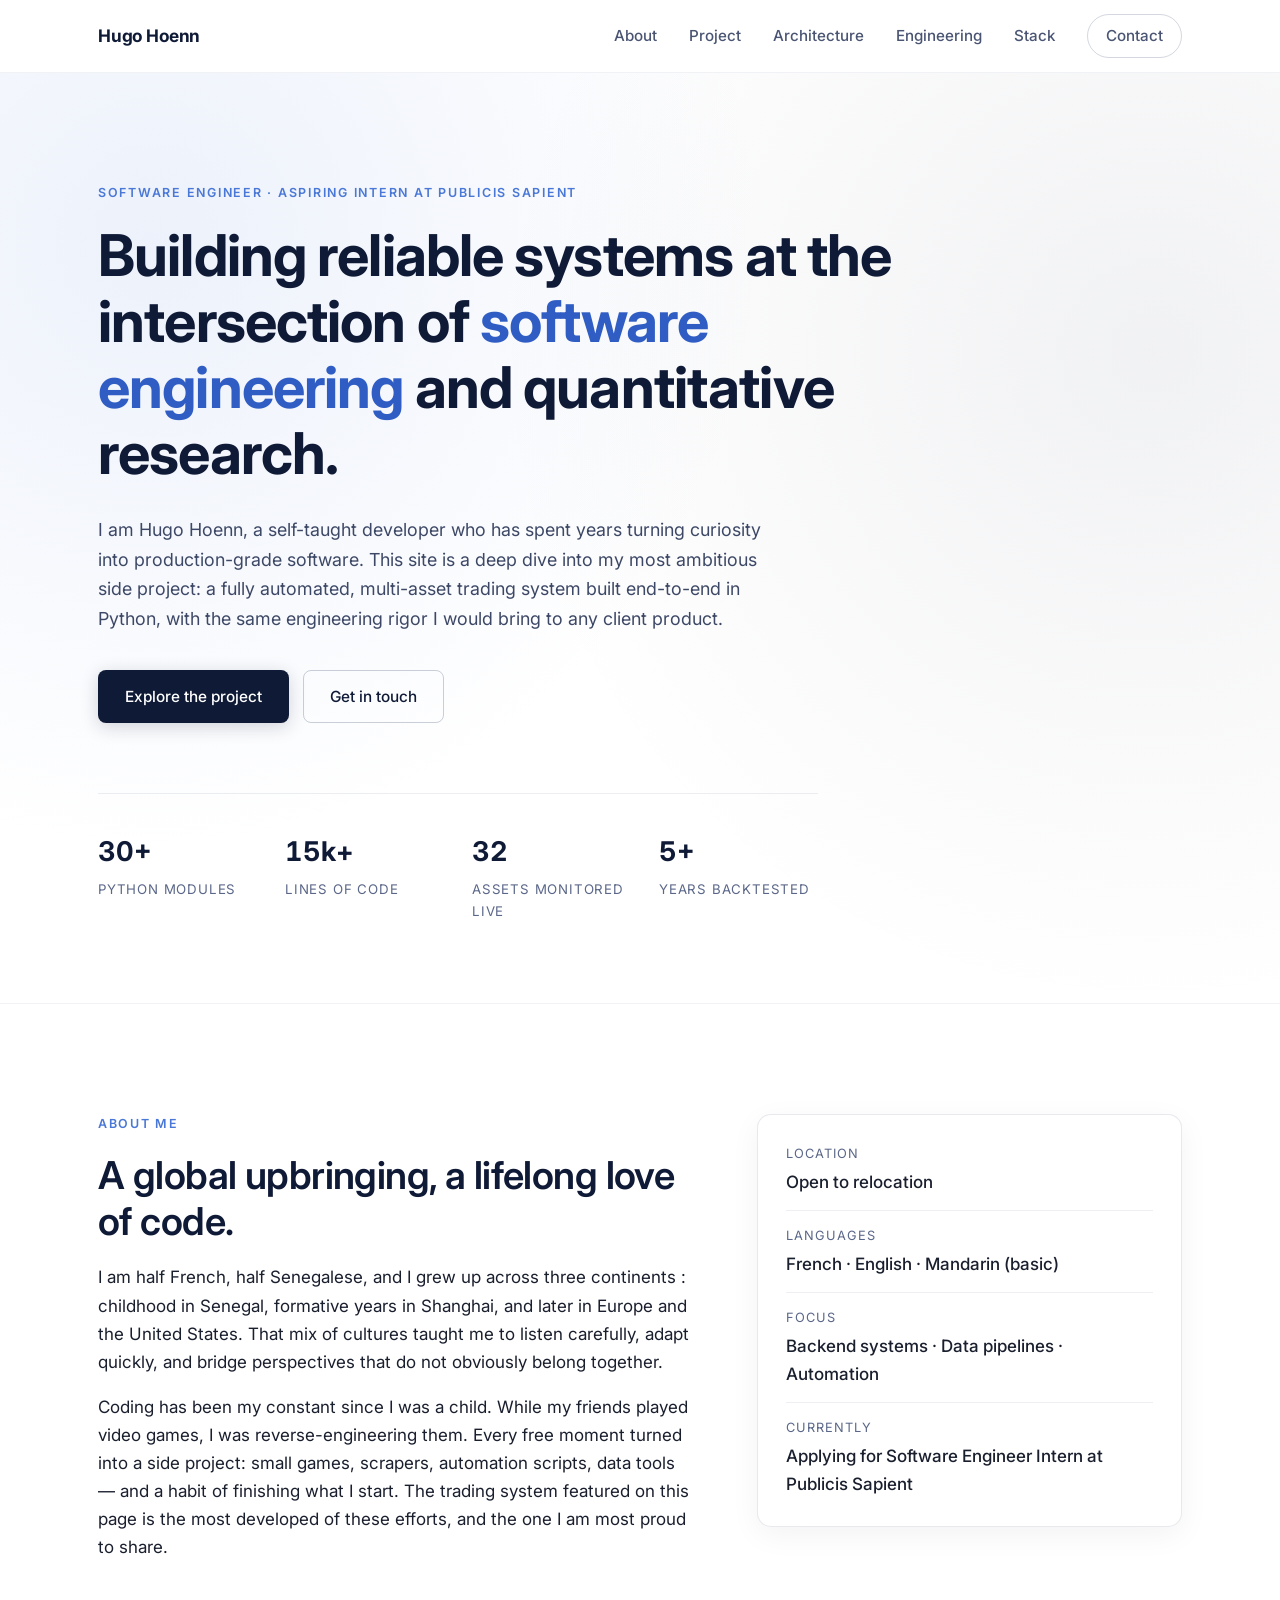
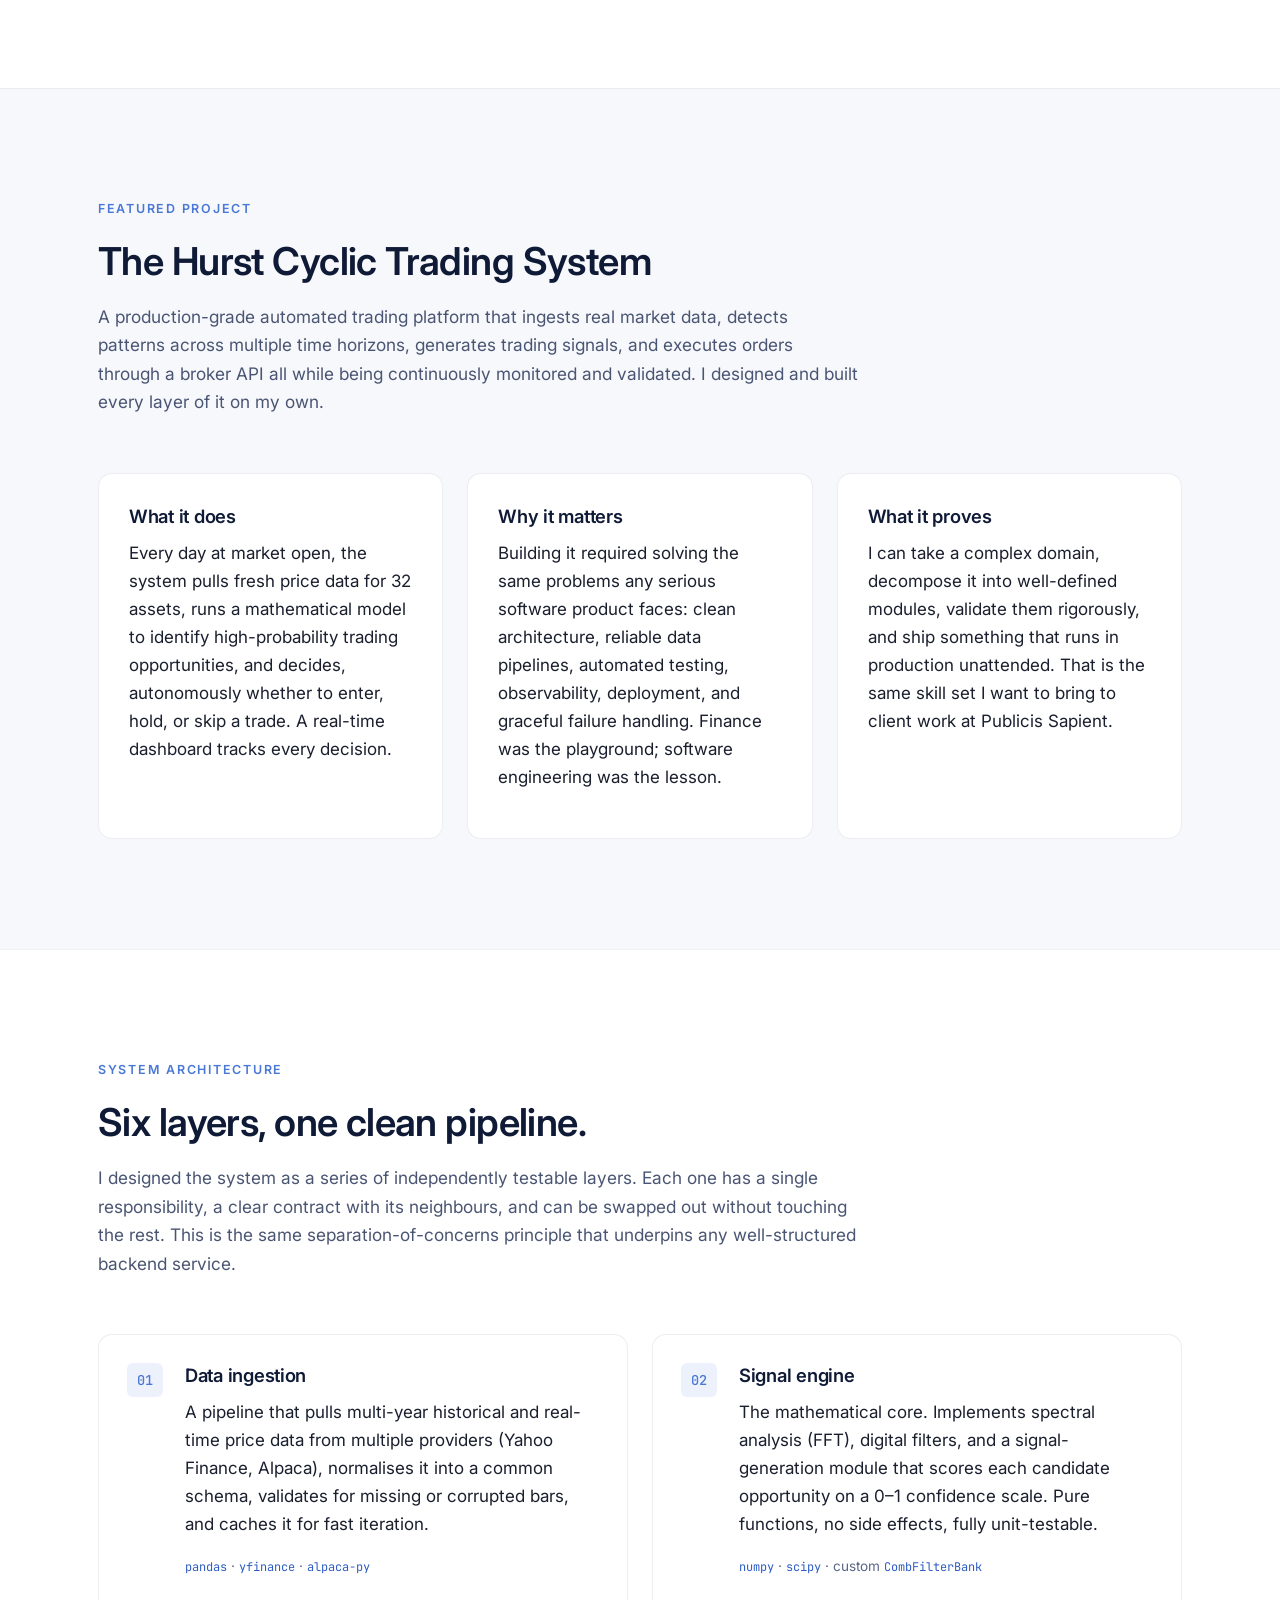
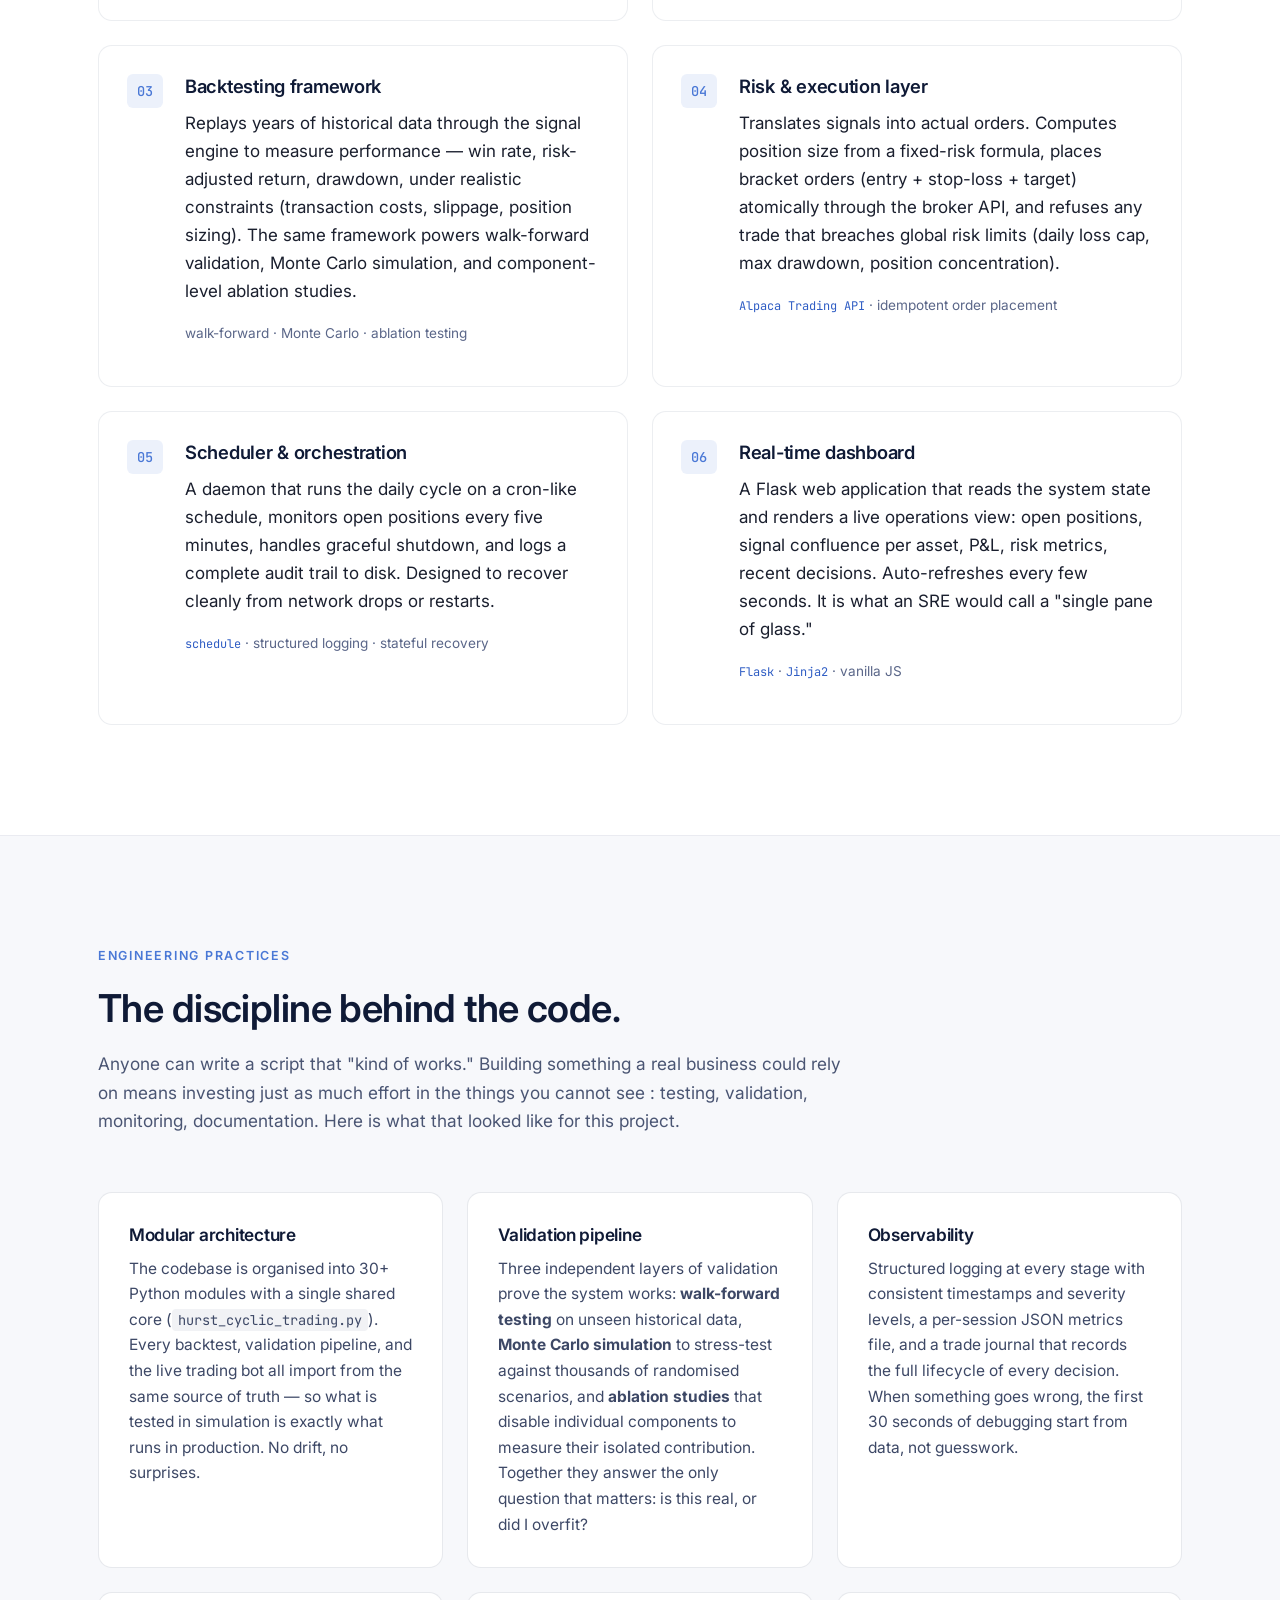
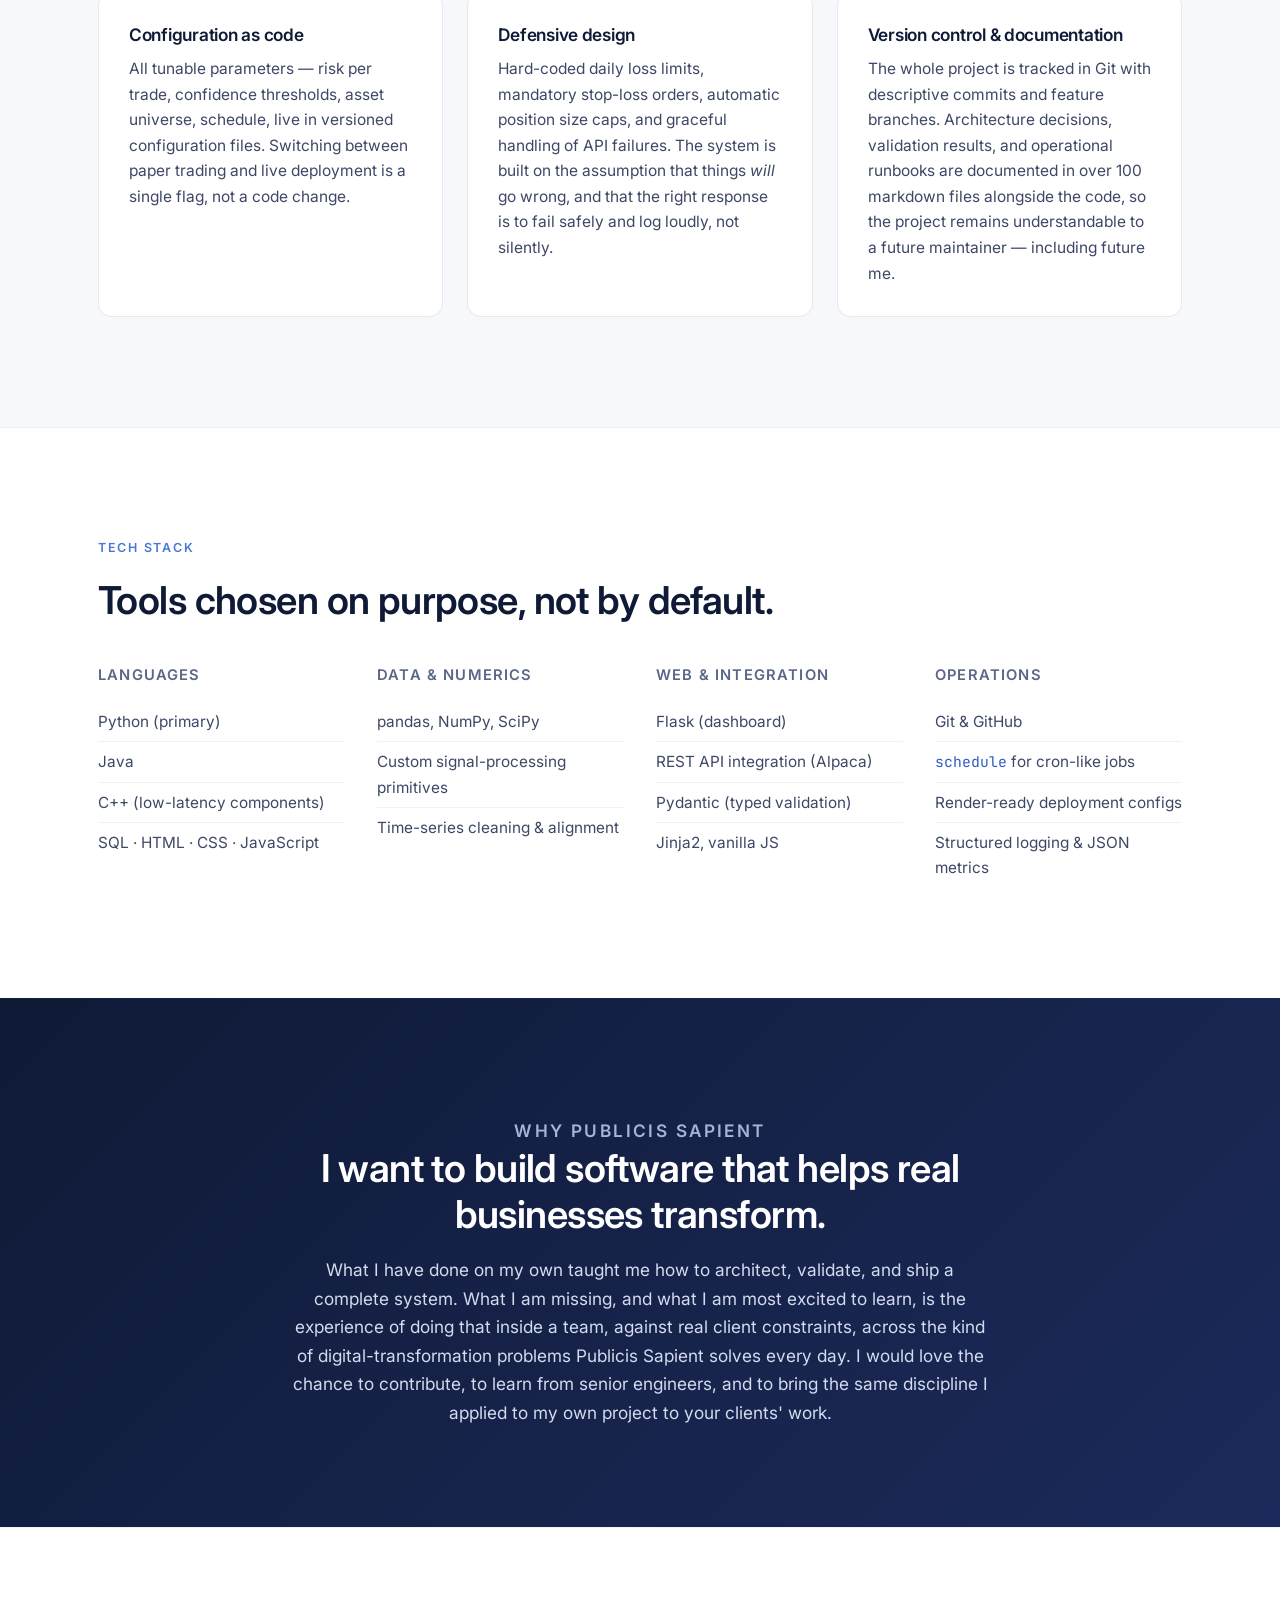
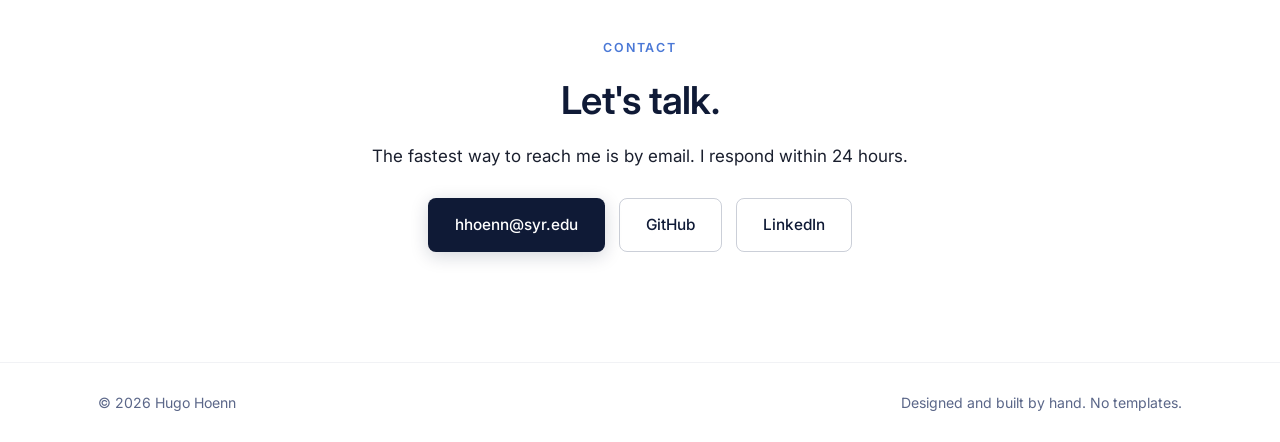
<file: index.html>
<!DOCTYPE html>
<html lang="en">
<head>
  <meta charset="UTF-8" />
  <meta name="viewport" content="width=device-width, initial-scale=1.0" />
  <meta name="description" content="Hugo Hoenn — Software engineer. Portfolio and case study of a production-grade quantitative trading system." />
  <title>Hugo Hoenn — Software Engineer</title>
  <link rel="preconnect" href="https://fonts.googleapis.com" />
  <link rel="preconnect" href="https://fonts.gstatic.com" crossorigin />
  <link href="https://fonts.googleapis.com/css2?family=Inter:wght@300;400;500;600;700&family=JetBrains+Mono:wght@400;500&display=swap" rel="stylesheet" />
  <link rel="stylesheet" href="css/styles.css" />
</head>
<body>
  <header class="site-header">
    <div class="container header-inner">
      <a href="#top" class="brand">Hugo Hoenn</a>
      <nav class="nav">
        <a href="#about">About</a>
        <a href="#project">Project</a>
        <a href="#architecture">Architecture</a>
        <a href="#engineering">Engineering</a>
        <a href="#stack">Stack</a>
        <a href="#contact" class="nav-cta">Contact</a>
      </nav>
      <button class="nav-toggle" aria-label="Open menu" aria-expanded="false">
        <span></span><span></span><span></span>
      </button>
    </div>
  </header>

  <main id="top">

    <!-- HERO -->
    <section class="hero">
      <div class="container hero-inner">
        <p class="eyebrow">Software Engineer · Aspiring Intern at Publicis Sapient</p>
        <h1>Building reliable systems at the intersection of <span class="accent">software engineering</span> and quantitative research.</h1>
        <p class="lead">
          I am Hugo Hoenn, a self-taught developer who has spent years turning curiosity into production-grade software.
          This site is a deep dive into my most ambitious side project: a fully automated, multi-asset trading system
          built end-to-end in Python, with the same engineering rigor I would bring to any client product.
        </p>
        <div class="hero-cta">
          <a href="#project" class="btn btn-primary">Explore the project</a>
          <a href="#contact" class="btn btn-ghost">Get in touch</a>
        </div>
        <ul class="hero-stats" aria-label="Project at a glance">
          <li><strong>30+</strong><span>Python modules</span></li>
          <li><strong>15k+</strong><span>lines of code</span></li>
          <li><strong>32</strong><span>assets monitored live</span></li>
          <li><strong>5+</strong><span>years backtested</span></li>
        </ul>
      </div>
    </section>

    <!-- ABOUT -->
    <section id="about" class="section">
      <div class="container grid-2">
        <div>
          <p class="section-eyebrow">About me</p>
          <h2>A global upbringing, a lifelong love of code.</h2>
          <p>
            I am half French, half Senegalese, and I grew up across three continents : childhood in Senegal, formative
            years in Shanghai, and later in Europe and the United States. That mix of cultures taught me to listen
            carefully, adapt quickly, and bridge perspectives that do not obviously belong together.
          </p>
          <p>
            Coding has been my constant since I was a child. While my friends played video games, I was reverse-engineering
            them. Every free moment turned into a side project: small games, scrapers, automation scripts, data tools —
            and a habit of finishing what I start. The trading system featured on this page is the most developed of these
            efforts, and the one I am most proud to share.
          </p>
        </div>
        <aside class="profile-card">
          <div class="profile-row"><span>Location</span><strong>Open to relocation</strong></div>
          <div class="profile-row"><span>Languages</span><strong>French · English · Mandarin (basic)</strong></div>
          <div class="profile-row"><span>Focus</span><strong>Backend systems · Data pipelines · Automation</strong></div>
          <div class="profile-row"><span>Currently</span><strong>Applying for Software Engineer Intern at Publicis Sapient</strong></div>
        </aside>
      </div>
    </section>

    <!-- PROJECT -->
    <section id="project" class="section section-alt">
      <div class="container">
        <p class="section-eyebrow">Featured project</p>
        <h2>The Hurst Cyclic Trading System</h2>
        <p class="section-lead">
          A production-grade automated trading platform that ingests real market data, detects patterns across multiple
          time horizons, generates trading signals, and executes orders through a broker API all while being
          continuously monitored and validated. I designed and built every layer of it on my own.
        </p>

        <div class="card-grid">
          <article class="card">
            <h3>What it does</h3>
            <p>
              Every day at market open, the system pulls fresh price data for 32 assets, runs a mathematical model to
              identify high-probability trading opportunities, and decides, autonomously whether to enter, hold, or
              skip a trade. A real-time dashboard tracks every decision.
            </p>
          </article>
          <article class="card">
            <h3>Why it matters</h3>
            <p>
              Building it required solving the same problems any serious software product faces: clean architecture,
              reliable data pipelines, automated testing, observability, deployment, and graceful failure handling.
              Finance was the playground; software engineering was the lesson.
            </p>
          </article>
          <article class="card">
            <h3>What it proves</h3>
            <p>
              I can take a complex domain, decompose it into well-defined modules, validate them rigorously, and ship
              something that runs in production unattended. That is the same skill set I want to bring to client work
              at Publicis Sapient.
            </p>
          </article>
        </div>
      </div>
    </section>

    <!-- ARCHITECTURE -->
    <section id="architecture" class="section">
      <div class="container">
        <p class="section-eyebrow">System architecture</p>
        <h2>Six layers, one clean pipeline.</h2>
        <p class="section-lead">
          I designed the system as a series of independently testable layers. Each one has a single responsibility,
          a clear contract with its neighbours, and can be swapped out without touching the rest. This is the same
          separation-of-concerns principle that underpins any well-structured backend service.
        </p>

        <ol class="pipeline">
          <li>
            <span class="pipeline-num">01</span>
            <div>
              <h3>Data ingestion</h3>
              <p>
                A pipeline that pulls multi-year historical and real-time price data from multiple providers
                (Yahoo Finance, Alpaca), normalises it into a common schema, validates for missing or corrupted bars,
                and caches it for fast iteration.
              </p>
              <p class="pipeline-tag"><code>pandas</code> · <code>yfinance</code> · <code>alpaca-py</code></p>
            </div>
          </li>
          <li>
            <span class="pipeline-num">02</span>
            <div>
              <h3>Signal engine</h3>
              <p>
                The mathematical core. Implements spectral analysis (FFT), digital filters, and a signal-generation
                module that scores each candidate opportunity on a 0–1 confidence scale. Pure functions, no side effects,
                fully unit-testable.
              </p>
              <p class="pipeline-tag"><code>numpy</code> · <code>scipy</code> · custom <code>CombFilterBank</code></p>
            </div>
          </li>
          <li>
            <span class="pipeline-num">03</span>
            <div>
              <h3>Backtesting framework</h3>
              <p>
                Replays years of historical data through the signal engine to measure performance — win rate, risk-adjusted
                return, drawdown, under realistic constraints (transaction costs, slippage, position sizing). The same
                framework powers walk-forward validation, Monte Carlo simulation, and component-level ablation studies.
              </p>
              <p class="pipeline-tag">walk-forward · Monte Carlo · ablation testing</p>
            </div>
          </li>
          <li>
            <span class="pipeline-num">04</span>
            <div>
              <h3>Risk &amp; execution layer</h3>
              <p>
                Translates signals into actual orders. Computes position size from a fixed-risk formula, places bracket
                orders (entry + stop-loss + target) atomically through the broker API, and refuses any trade that breaches
                global risk limits (daily loss cap, max drawdown, position concentration).
              </p>
              <p class="pipeline-tag"><code>Alpaca Trading API</code> · idempotent order placement</p>
            </div>
          </li>
          <li>
            <span class="pipeline-num">05</span>
            <div>
              <h3>Scheduler &amp; orchestration</h3>
              <p>
                A daemon that runs the daily cycle on a cron-like schedule, monitors open positions every five minutes,
                handles graceful shutdown, and logs a complete audit trail to disk. Designed to recover cleanly from network
                drops or restarts.
              </p>
              <p class="pipeline-tag"><code>schedule</code> · structured logging · stateful recovery</p>
            </div>
          </li>
          <li>
            <span class="pipeline-num">06</span>
            <div>
              <h3>Real-time dashboard</h3>
              <p>
                A Flask web application that reads the system state and renders a live operations view: open positions,
                signal confluence per asset, P&amp;L, risk metrics, recent decisions. Auto-refreshes every few seconds.
                It is what an SRE would call a "single pane of glass."
              </p>
              <p class="pipeline-tag"><code>Flask</code> · <code>Jinja2</code> · vanilla JS</p>
            </div>
          </li>
        </ol>
      </div>
    </section>

    <!-- ENGINEERING -->
    <section id="engineering" class="section section-alt">
      <div class="container">
        <p class="section-eyebrow">Engineering practices</p>
        <h2>The discipline behind the code.</h2>
        <p class="section-lead">
          Anyone can write a script that "kind of works." Building something a real business could rely on means investing
          just as much effort in the things you cannot see : testing, validation, monitoring, documentation. Here is what
          that looked like for this project.
        </p>

        <div class="practice-grid">
          <article class="practice">
            <h3>Modular architecture</h3>
            <p>
              The codebase is organised into 30+ Python modules with a single shared core (<code>hurst_cyclic_trading.py</code>).
              Every backtest, validation pipeline, and the live trading bot all import from the same source of truth — so
              what is tested in simulation is exactly what runs in production. No drift, no surprises.
            </p>
          </article>
          <article class="practice">
            <h3>Validation pipeline</h3>
            <p>
              Three independent layers of validation prove the system works: <strong>walk-forward testing</strong> on unseen
              historical data, <strong>Monte Carlo simulation</strong> to stress-test against thousands of randomised
              scenarios, and <strong>ablation studies</strong> that disable individual components to measure their isolated
              contribution. Together they answer the only question that matters: is this real, or did I overfit?
            </p>
          </article>
          <article class="practice">
            <h3>Observability</h3>
            <p>
              Structured logging at every stage with consistent timestamps and severity levels, a per-session JSON metrics
              file, and a trade journal that records the full lifecycle of every decision. When something goes wrong, the
              first 30 seconds of debugging start from data, not guesswork.
            </p>
          </article>
          <article class="practice">
            <h3>Configuration as code</h3>
            <p>
              All tunable parameters — risk per trade, confidence thresholds, asset universe, schedule, live in versioned
              configuration files. Switching between paper trading and live deployment is a single flag, not a code change.
            </p>
          </article>
          <article class="practice">
            <h3>Defensive design</h3>
            <p>
              Hard-coded daily loss limits, mandatory stop-loss orders, automatic position size caps, and graceful handling
              of API failures. The system is built on the assumption that things <em>will</em> go wrong, and that the right
              response is to fail safely and log loudly, not silently.
            </p>
          </article>
          <article class="practice">
            <h3>Version control &amp; documentation</h3>
            <p>
              The whole project is tracked in Git with descriptive commits and feature branches. Architecture decisions,
              validation results, and operational runbooks are documented in over 100 markdown files alongside the code,
              so the project remains understandable to a future maintainer — including future me.
            </p>
          </article>
        </div>
      </div>
    </section>

    <!-- STACK -->
    <section id="stack" class="section">
      <div class="container">
        <p class="section-eyebrow">Tech stack</p>
        <h2>Tools chosen on purpose, not by default.</h2>
        <div class="stack-grid">
          <div class="stack-block">
            <h4>Languages</h4>
            <ul>
              <li>Python (primary)</li>
              <li>Java</li>
              <li>C++ (low-latency components)</li>
              <li>SQL · HTML · CSS · JavaScript</li>
            </ul>
          </div>
          <div class="stack-block">
            <h4>Data &amp; numerics</h4>
            <ul>
              <li>pandas, NumPy, SciPy</li>
              <li>Custom signal-processing primitives</li>
              <li>Time-series cleaning &amp; alignment</li>
            </ul>
          </div>
          <div class="stack-block">
            <h4>Web &amp; integration</h4>
            <ul>
              <li>Flask (dashboard)</li>
              <li>REST API integration (Alpaca)</li>
              <li>Pydantic (typed validation)</li>
              <li>Jinja2, vanilla JS</li>
            </ul>
          </div>
          <div class="stack-block">
            <h4>Operations</h4>
            <ul>
              <li>Git &amp; GitHub</li>
              <li><code>schedule</code> for cron-like jobs</li>
              <li>Render-ready deployment configs</li>
              <li>Structured logging &amp; JSON metrics</li>
            </ul>
          </div>
        </div>
      </div>
    </section>

    <!-- WHY PUBLICIS SAPIENT -->
    <section class="section section-cta">
      <div class="container narrow">
        <p class="section-eyebrow">Why Publicis Sapient</p>
        <h2>I want to build software that helps real businesses transform.</h2>
        <p>
          What I have done on my own taught me how to architect, validate, and ship a complete system. What I am missing,
          and what I am most excited to learn, is the experience of doing that inside a team, against real client constraints,
          across the kind of digital-transformation problems Publicis Sapient solves every day. I would love the chance to
          contribute, to learn from senior engineers, and to bring the same discipline I applied to my own project to your
          clients' work.
        </p>
      </div>
    </section>

    <!-- CONTACT -->
    <section id="contact" class="section">
      <div class="container narrow center">
        <p class="section-eyebrow">Contact</p>
        <h2>Let's talk.</h2>
        <p>The fastest way to reach me is by email. I respond within 24 hours.</p>
        <div class="contact-actions">
          <a href="mailto:hugo@hugohoenn.com" class="btn btn-primary">hhoenn@syr.edu</a>
          <a href="#" class="btn btn-ghost" data-link="github">GitHub</a>
          <a href="#" class="btn btn-ghost" data-link="linkedin">LinkedIn</a>
        </div>
      </div>
    </section>
  </main>

  <footer class="site-footer">
    <div class="container footer-inner">
      <span>&copy; <span id="year"></span> Hugo Hoenn</span>
      <span class="footer-meta">Designed and built by hand. No templates.</span>
    </div>
  </footer>

  <script src="js/main.js"></script>
</body>
</html>
</file>
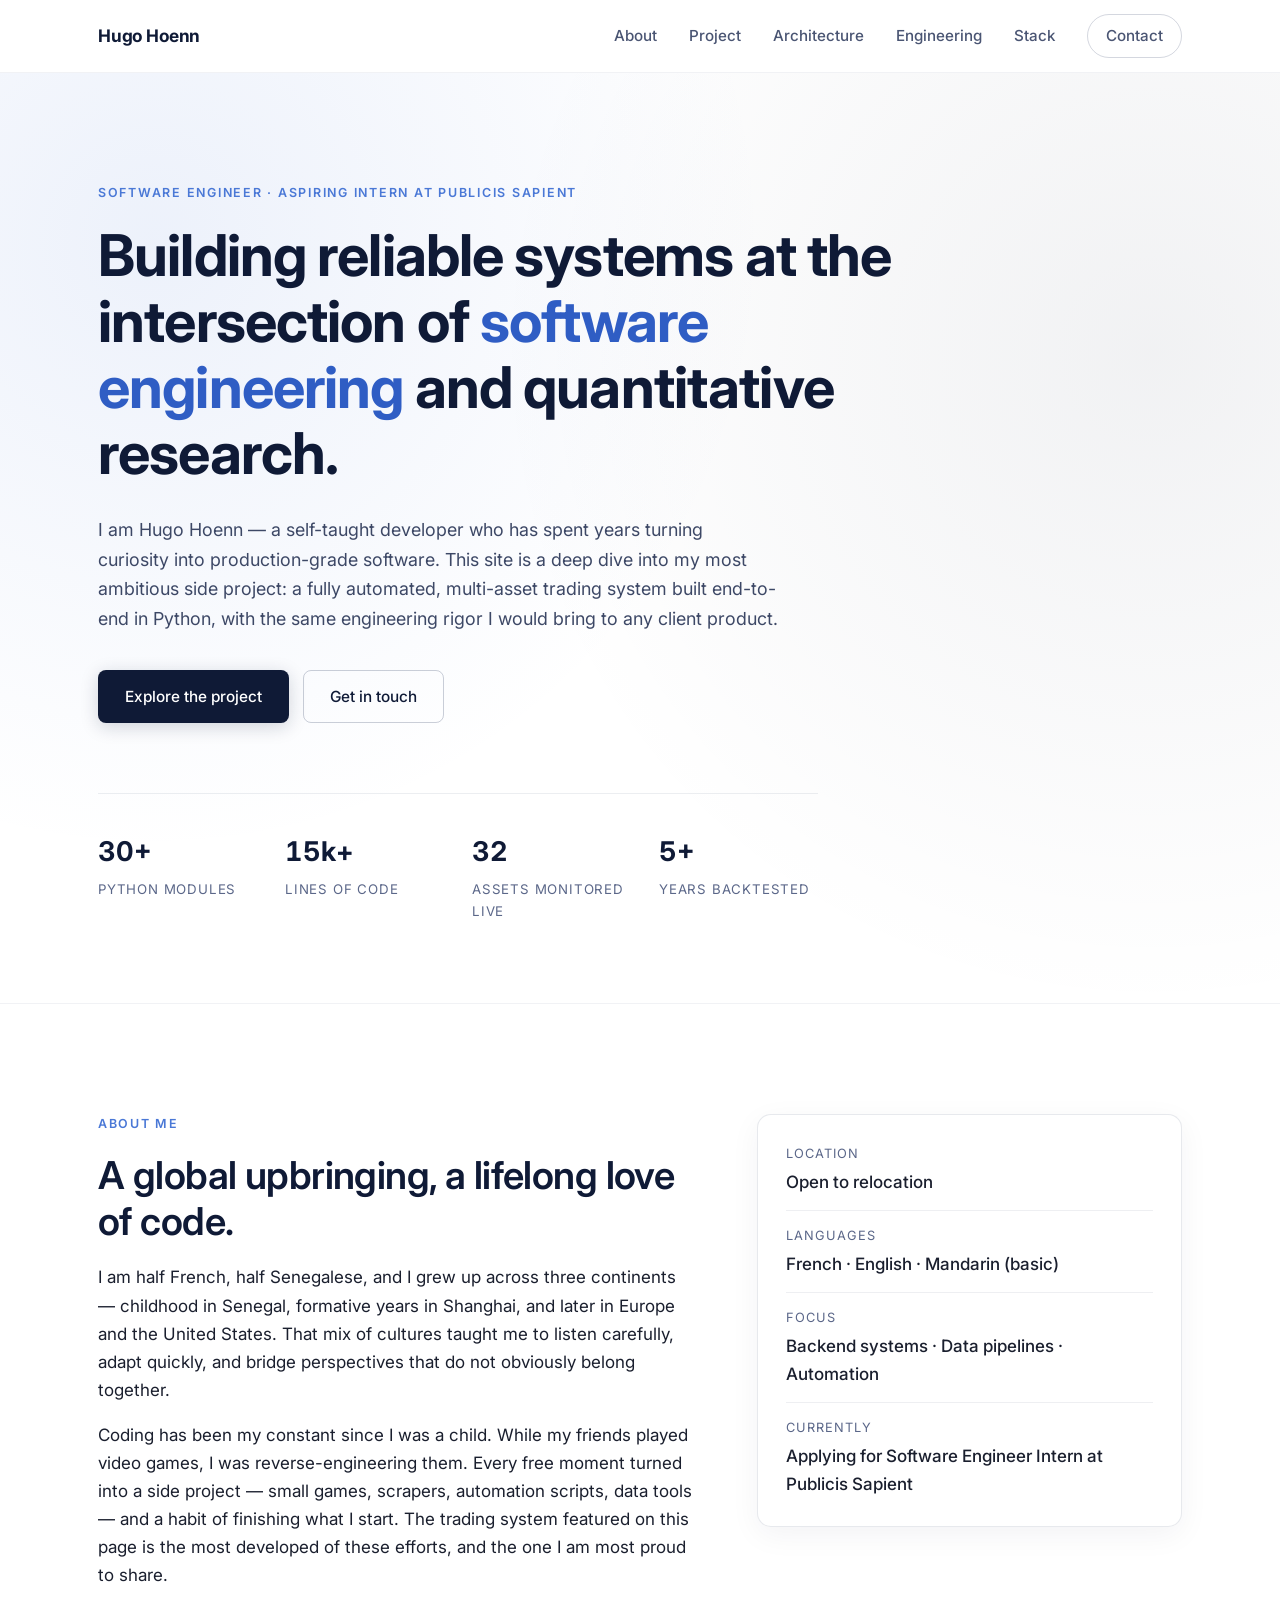
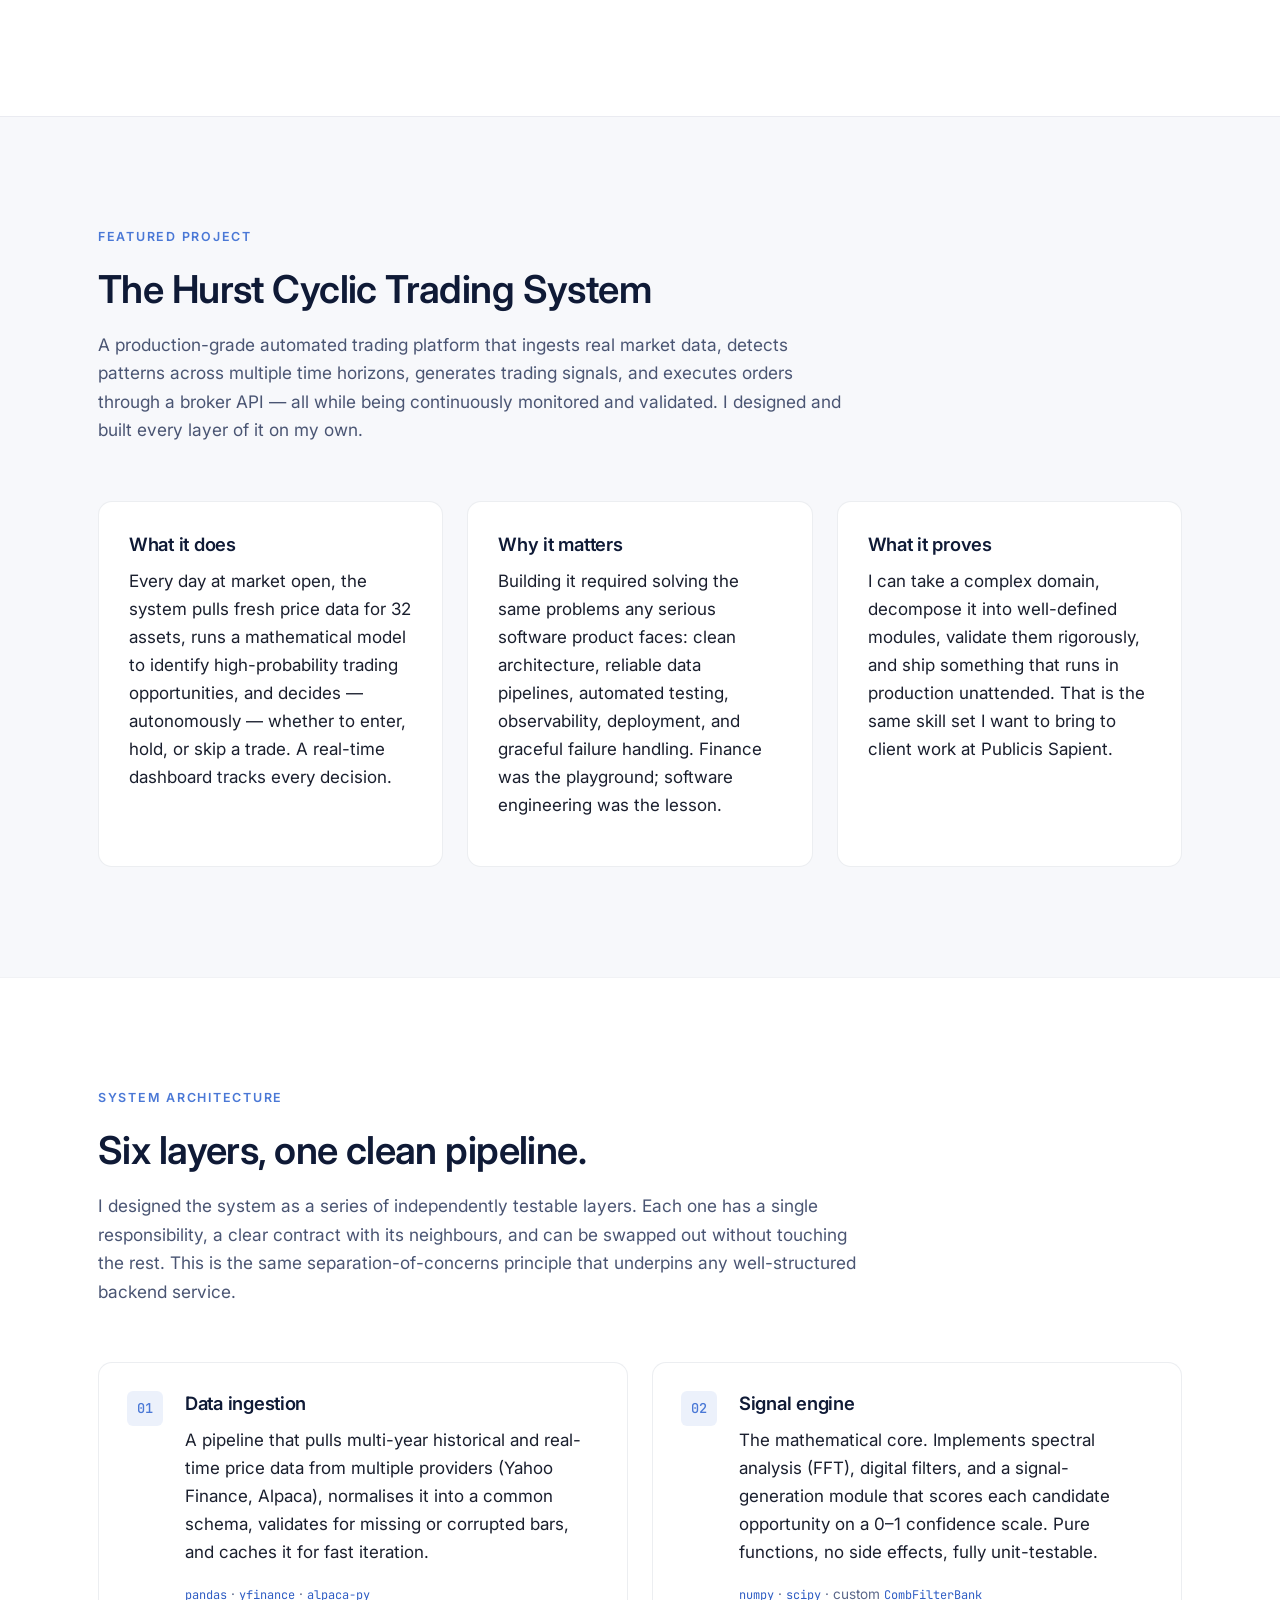
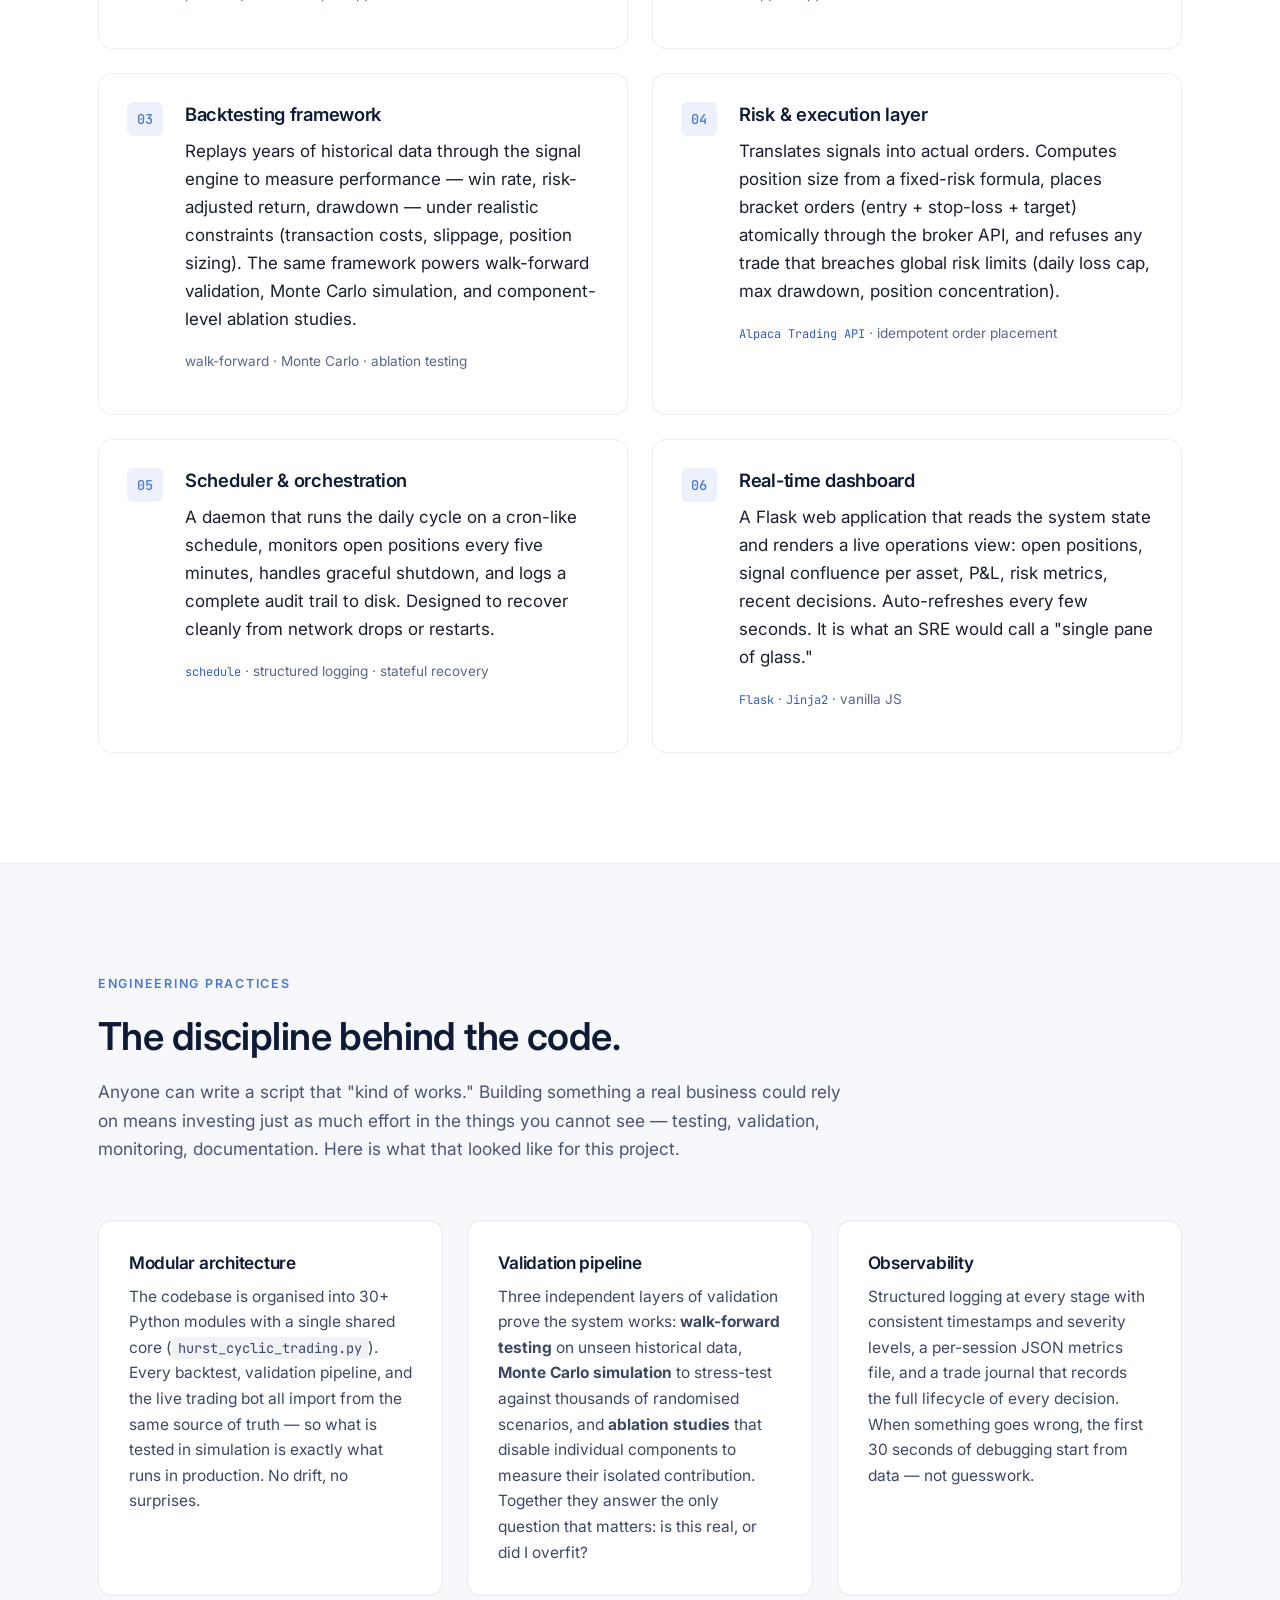
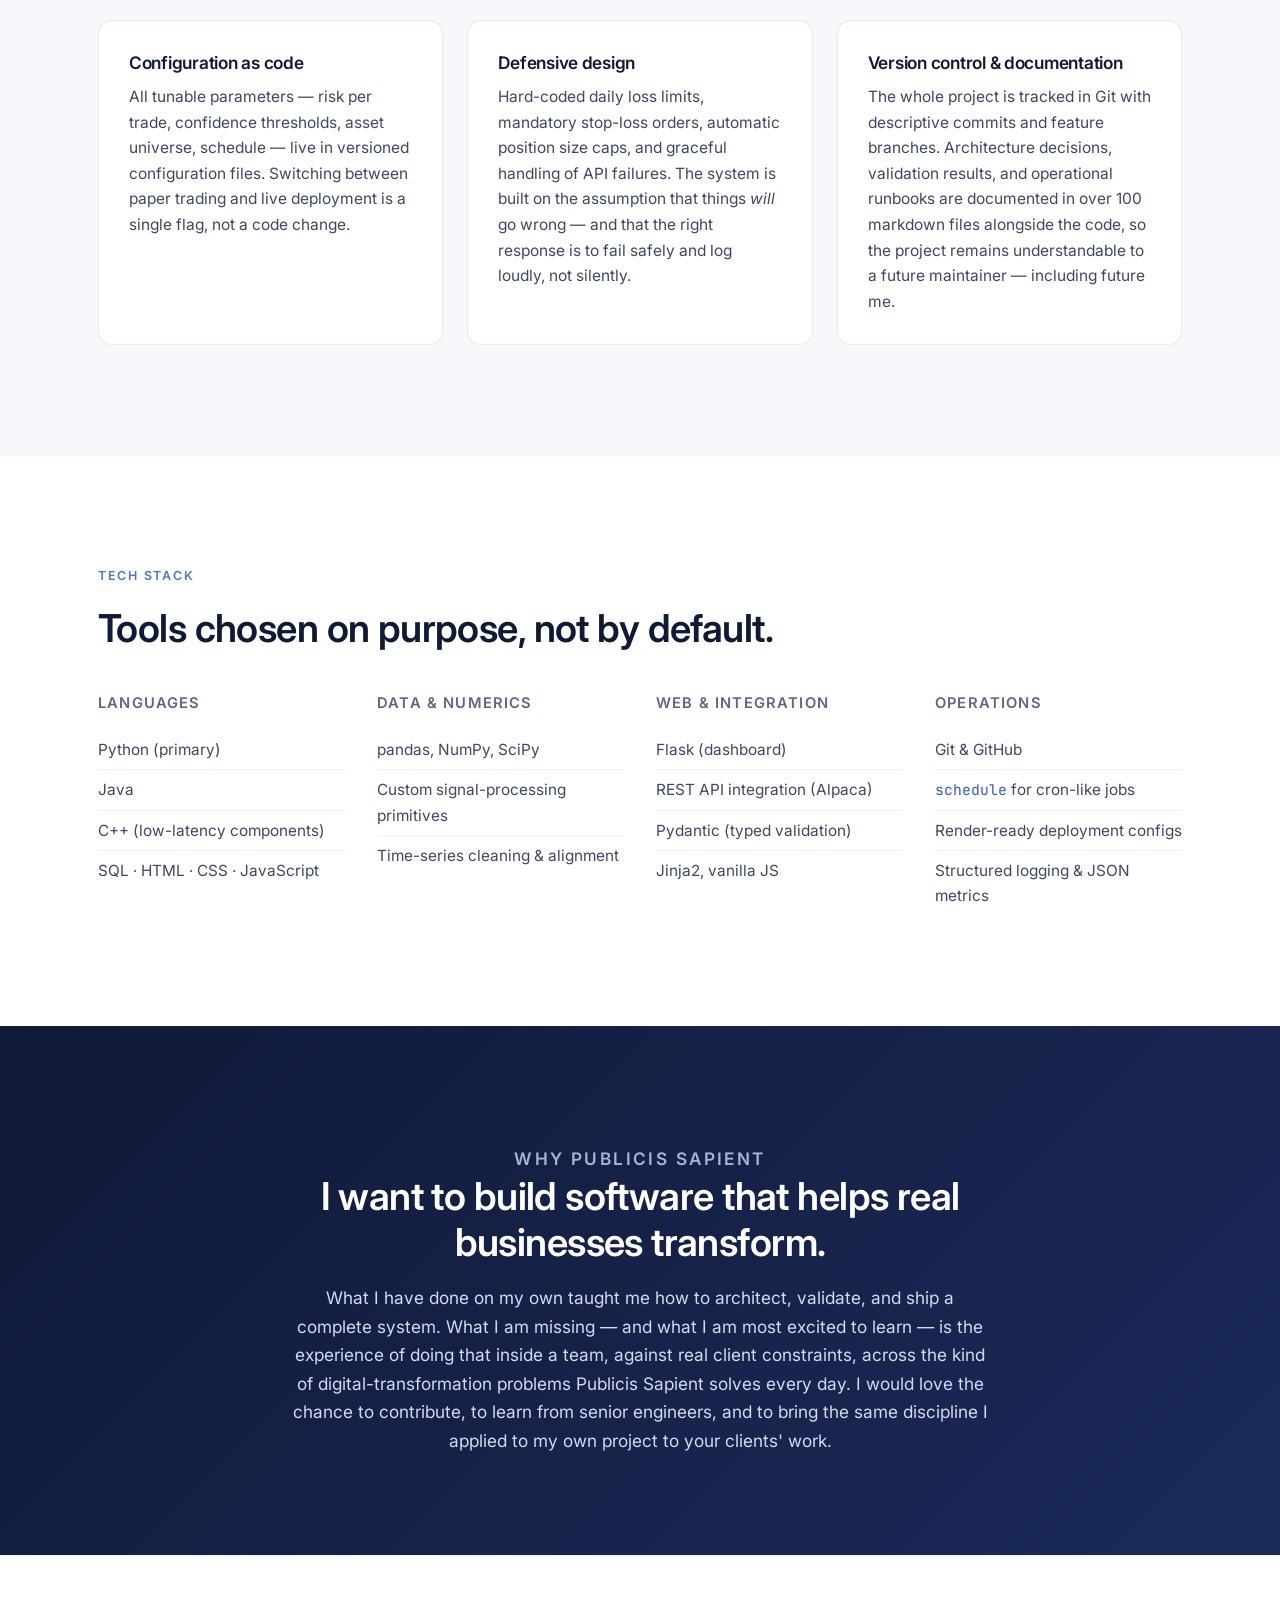
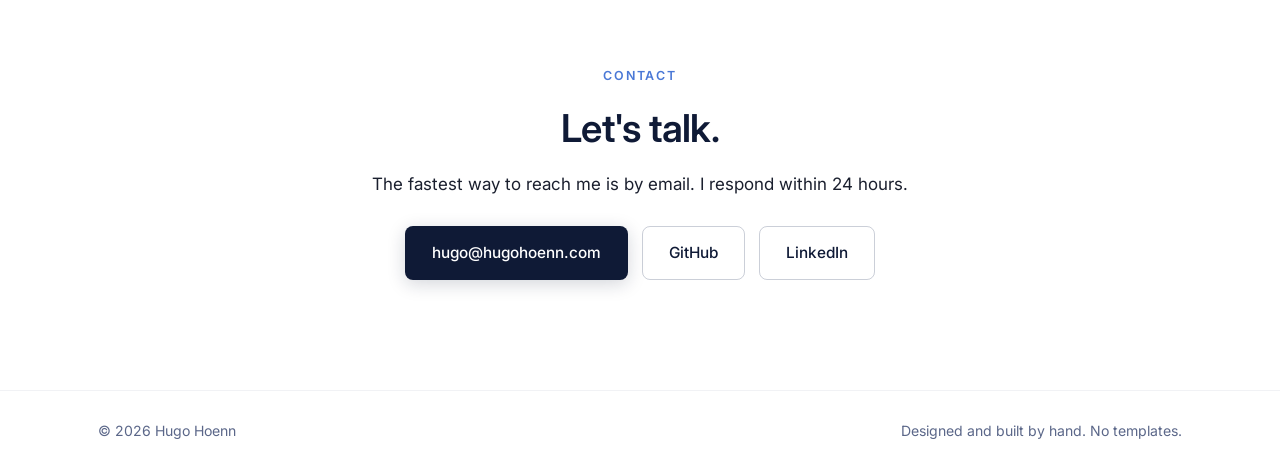
<file: website/index.html>
<!DOCTYPE html>
<html lang="en">
<head>
  <meta charset="UTF-8" />
  <meta name="viewport" content="width=device-width, initial-scale=1.0" />
  <meta name="description" content="Hugo Hoenn — Software engineer. Portfolio and case study of a production-grade quantitative trading system." />
  <title>Hugo Hoenn — Software Engineer</title>
  <link rel="preconnect" href="https://fonts.googleapis.com" />
  <link rel="preconnect" href="https://fonts.gstatic.com" crossorigin />
  <link href="https://fonts.googleapis.com/css2?family=Inter:wght@300;400;500;600;700&family=JetBrains+Mono:wght@400;500&display=swap" rel="stylesheet" />
  <link rel="stylesheet" href="css/styles.css" />
</head>
<body>
  <header class="site-header">
    <div class="container header-inner">
      <a href="#top" class="brand">Hugo Hoenn</a>
      <nav class="nav">
        <a href="#about">About</a>
        <a href="#project">Project</a>
        <a href="#architecture">Architecture</a>
        <a href="#engineering">Engineering</a>
        <a href="#stack">Stack</a>
        <a href="#contact" class="nav-cta">Contact</a>
      </nav>
      <button class="nav-toggle" aria-label="Open menu" aria-expanded="false">
        <span></span><span></span><span></span>
      </button>
    </div>
  </header>

  <main id="top">

    <!-- HERO -->
    <section class="hero">
      <div class="container hero-inner">
        <p class="eyebrow">Software Engineer · Aspiring Intern at Publicis Sapient</p>
        <h1>Building reliable systems at the intersection of <span class="accent">software engineering</span> and quantitative research.</h1>
        <p class="lead">
          I am Hugo Hoenn — a self-taught developer who has spent years turning curiosity into production-grade software.
          This site is a deep dive into my most ambitious side project: a fully automated, multi-asset trading system
          built end-to-end in Python, with the same engineering rigor I would bring to any client product.
        </p>
        <div class="hero-cta">
          <a href="#project" class="btn btn-primary">Explore the project</a>
          <a href="#contact" class="btn btn-ghost">Get in touch</a>
        </div>
        <ul class="hero-stats" aria-label="Project at a glance">
          <li><strong>30+</strong><span>Python modules</span></li>
          <li><strong>15k+</strong><span>lines of code</span></li>
          <li><strong>32</strong><span>assets monitored live</span></li>
          <li><strong>5+</strong><span>years backtested</span></li>
        </ul>
      </div>
    </section>

    <!-- ABOUT -->
    <section id="about" class="section">
      <div class="container grid-2">
        <div>
          <p class="section-eyebrow">About me</p>
          <h2>A global upbringing, a lifelong love of code.</h2>
          <p>
            I am half French, half Senegalese, and I grew up across three continents — childhood in Senegal, formative
            years in Shanghai, and later in Europe and the United States. That mix of cultures taught me to listen
            carefully, adapt quickly, and bridge perspectives that do not obviously belong together.
          </p>
          <p>
            Coding has been my constant since I was a child. While my friends played video games, I was reverse-engineering
            them. Every free moment turned into a side project — small games, scrapers, automation scripts, data tools —
            and a habit of finishing what I start. The trading system featured on this page is the most developed of these
            efforts, and the one I am most proud to share.
          </p>
        </div>
        <aside class="profile-card">
          <div class="profile-row"><span>Location</span><strong>Open to relocation</strong></div>
          <div class="profile-row"><span>Languages</span><strong>French · English · Mandarin (basic)</strong></div>
          <div class="profile-row"><span>Focus</span><strong>Backend systems · Data pipelines · Automation</strong></div>
          <div class="profile-row"><span>Currently</span><strong>Applying for Software Engineer Intern at Publicis Sapient</strong></div>
        </aside>
      </div>
    </section>

    <!-- PROJECT -->
    <section id="project" class="section section-alt">
      <div class="container">
        <p class="section-eyebrow">Featured project</p>
        <h2>The Hurst Cyclic Trading System</h2>
        <p class="section-lead">
          A production-grade automated trading platform that ingests real market data, detects patterns across multiple
          time horizons, generates trading signals, and executes orders through a broker API — all while being
          continuously monitored and validated. I designed and built every layer of it on my own.
        </p>

        <div class="card-grid">
          <article class="card">
            <h3>What it does</h3>
            <p>
              Every day at market open, the system pulls fresh price data for 32 assets, runs a mathematical model to
              identify high-probability trading opportunities, and decides — autonomously — whether to enter, hold, or
              skip a trade. A real-time dashboard tracks every decision.
            </p>
          </article>
          <article class="card">
            <h3>Why it matters</h3>
            <p>
              Building it required solving the same problems any serious software product faces: clean architecture,
              reliable data pipelines, automated testing, observability, deployment, and graceful failure handling.
              Finance was the playground; software engineering was the lesson.
            </p>
          </article>
          <article class="card">
            <h3>What it proves</h3>
            <p>
              I can take a complex domain, decompose it into well-defined modules, validate them rigorously, and ship
              something that runs in production unattended. That is the same skill set I want to bring to client work
              at Publicis Sapient.
            </p>
          </article>
        </div>
      </div>
    </section>

    <!-- ARCHITECTURE -->
    <section id="architecture" class="section">
      <div class="container">
        <p class="section-eyebrow">System architecture</p>
        <h2>Six layers, one clean pipeline.</h2>
        <p class="section-lead">
          I designed the system as a series of independently testable layers. Each one has a single responsibility,
          a clear contract with its neighbours, and can be swapped out without touching the rest. This is the same
          separation-of-concerns principle that underpins any well-structured backend service.
        </p>

        <ol class="pipeline">
          <li>
            <span class="pipeline-num">01</span>
            <div>
              <h3>Data ingestion</h3>
              <p>
                A pipeline that pulls multi-year historical and real-time price data from multiple providers
                (Yahoo Finance, Alpaca), normalises it into a common schema, validates for missing or corrupted bars,
                and caches it for fast iteration.
              </p>
              <p class="pipeline-tag"><code>pandas</code> · <code>yfinance</code> · <code>alpaca-py</code></p>
            </div>
          </li>
          <li>
            <span class="pipeline-num">02</span>
            <div>
              <h3>Signal engine</h3>
              <p>
                The mathematical core. Implements spectral analysis (FFT), digital filters, and a signal-generation
                module that scores each candidate opportunity on a 0–1 confidence scale. Pure functions, no side effects,
                fully unit-testable.
              </p>
              <p class="pipeline-tag"><code>numpy</code> · <code>scipy</code> · custom <code>CombFilterBank</code></p>
            </div>
          </li>
          <li>
            <span class="pipeline-num">03</span>
            <div>
              <h3>Backtesting framework</h3>
              <p>
                Replays years of historical data through the signal engine to measure performance — win rate, risk-adjusted
                return, drawdown — under realistic constraints (transaction costs, slippage, position sizing). The same
                framework powers walk-forward validation, Monte Carlo simulation, and component-level ablation studies.
              </p>
              <p class="pipeline-tag">walk-forward · Monte Carlo · ablation testing</p>
            </div>
          </li>
          <li>
            <span class="pipeline-num">04</span>
            <div>
              <h3>Risk &amp; execution layer</h3>
              <p>
                Translates signals into actual orders. Computes position size from a fixed-risk formula, places bracket
                orders (entry + stop-loss + target) atomically through the broker API, and refuses any trade that breaches
                global risk limits (daily loss cap, max drawdown, position concentration).
              </p>
              <p class="pipeline-tag"><code>Alpaca Trading API</code> · idempotent order placement</p>
            </div>
          </li>
          <li>
            <span class="pipeline-num">05</span>
            <div>
              <h3>Scheduler &amp; orchestration</h3>
              <p>
                A daemon that runs the daily cycle on a cron-like schedule, monitors open positions every five minutes,
                handles graceful shutdown, and logs a complete audit trail to disk. Designed to recover cleanly from network
                drops or restarts.
              </p>
              <p class="pipeline-tag"><code>schedule</code> · structured logging · stateful recovery</p>
            </div>
          </li>
          <li>
            <span class="pipeline-num">06</span>
            <div>
              <h3>Real-time dashboard</h3>
              <p>
                A Flask web application that reads the system state and renders a live operations view: open positions,
                signal confluence per asset, P&amp;L, risk metrics, recent decisions. Auto-refreshes every few seconds.
                It is what an SRE would call a "single pane of glass."
              </p>
              <p class="pipeline-tag"><code>Flask</code> · <code>Jinja2</code> · vanilla JS</p>
            </div>
          </li>
        </ol>
      </div>
    </section>

    <!-- ENGINEERING -->
    <section id="engineering" class="section section-alt">
      <div class="container">
        <p class="section-eyebrow">Engineering practices</p>
        <h2>The discipline behind the code.</h2>
        <p class="section-lead">
          Anyone can write a script that "kind of works." Building something a real business could rely on means investing
          just as much effort in the things you cannot see — testing, validation, monitoring, documentation. Here is what
          that looked like for this project.
        </p>

        <div class="practice-grid">
          <article class="practice">
            <h3>Modular architecture</h3>
            <p>
              The codebase is organised into 30+ Python modules with a single shared core (<code>hurst_cyclic_trading.py</code>).
              Every backtest, validation pipeline, and the live trading bot all import from the same source of truth — so
              what is tested in simulation is exactly what runs in production. No drift, no surprises.
            </p>
          </article>
          <article class="practice">
            <h3>Validation pipeline</h3>
            <p>
              Three independent layers of validation prove the system works: <strong>walk-forward testing</strong> on unseen
              historical data, <strong>Monte Carlo simulation</strong> to stress-test against thousands of randomised
              scenarios, and <strong>ablation studies</strong> that disable individual components to measure their isolated
              contribution. Together they answer the only question that matters: is this real, or did I overfit?
            </p>
          </article>
          <article class="practice">
            <h3>Observability</h3>
            <p>
              Structured logging at every stage with consistent timestamps and severity levels, a per-session JSON metrics
              file, and a trade journal that records the full lifecycle of every decision. When something goes wrong, the
              first 30 seconds of debugging start from data — not guesswork.
            </p>
          </article>
          <article class="practice">
            <h3>Configuration as code</h3>
            <p>
              All tunable parameters — risk per trade, confidence thresholds, asset universe, schedule — live in versioned
              configuration files. Switching between paper trading and live deployment is a single flag, not a code change.
            </p>
          </article>
          <article class="practice">
            <h3>Defensive design</h3>
            <p>
              Hard-coded daily loss limits, mandatory stop-loss orders, automatic position size caps, and graceful handling
              of API failures. The system is built on the assumption that things <em>will</em> go wrong — and that the right
              response is to fail safely and log loudly, not silently.
            </p>
          </article>
          <article class="practice">
            <h3>Version control &amp; documentation</h3>
            <p>
              The whole project is tracked in Git with descriptive commits and feature branches. Architecture decisions,
              validation results, and operational runbooks are documented in over 100 markdown files alongside the code,
              so the project remains understandable to a future maintainer — including future me.
            </p>
          </article>
        </div>
      </div>
    </section>

    <!-- STACK -->
    <section id="stack" class="section">
      <div class="container">
        <p class="section-eyebrow">Tech stack</p>
        <h2>Tools chosen on purpose, not by default.</h2>
        <div class="stack-grid">
          <div class="stack-block">
            <h4>Languages</h4>
            <ul>
              <li>Python (primary)</li>
              <li>Java</li>
              <li>C++ (low-latency components)</li>
              <li>SQL · HTML · CSS · JavaScript</li>
            </ul>
          </div>
          <div class="stack-block">
            <h4>Data &amp; numerics</h4>
            <ul>
              <li>pandas, NumPy, SciPy</li>
              <li>Custom signal-processing primitives</li>
              <li>Time-series cleaning &amp; alignment</li>
            </ul>
          </div>
          <div class="stack-block">
            <h4>Web &amp; integration</h4>
            <ul>
              <li>Flask (dashboard)</li>
              <li>REST API integration (Alpaca)</li>
              <li>Pydantic (typed validation)</li>
              <li>Jinja2, vanilla JS</li>
            </ul>
          </div>
          <div class="stack-block">
            <h4>Operations</h4>
            <ul>
              <li>Git &amp; GitHub</li>
              <li><code>schedule</code> for cron-like jobs</li>
              <li>Render-ready deployment configs</li>
              <li>Structured logging &amp; JSON metrics</li>
            </ul>
          </div>
        </div>
      </div>
    </section>

    <!-- WHY PUBLICIS SAPIENT -->
    <section class="section section-cta">
      <div class="container narrow">
        <p class="section-eyebrow">Why Publicis Sapient</p>
        <h2>I want to build software that helps real businesses transform.</h2>
        <p>
          What I have done on my own taught me how to architect, validate, and ship a complete system. What I am missing —
          and what I am most excited to learn — is the experience of doing that inside a team, against real client constraints,
          across the kind of digital-transformation problems Publicis Sapient solves every day. I would love the chance to
          contribute, to learn from senior engineers, and to bring the same discipline I applied to my own project to your
          clients' work.
        </p>
      </div>
    </section>

    <!-- CONTACT -->
    <section id="contact" class="section">
      <div class="container narrow center">
        <p class="section-eyebrow">Contact</p>
        <h2>Let's talk.</h2>
        <p>The fastest way to reach me is by email. I respond within 24 hours.</p>
        <div class="contact-actions">
          <a href="mailto:hugo@hugohoenn.com" class="btn btn-primary">hugo@hugohoenn.com</a>
          <a href="#" class="btn btn-ghost" data-link="github">GitHub</a>
          <a href="#" class="btn btn-ghost" data-link="linkedin">LinkedIn</a>
        </div>
      </div>
    </section>
  </main>

  <footer class="site-footer">
    <div class="container footer-inner">
      <span>&copy; <span id="year"></span> Hugo Hoenn</span>
      <span class="footer-meta">Designed and built by hand. No templates.</span>
    </div>
  </footer>

  <script src="js/main.js"></script>
</body>
</html>
</file>
<file: css/styles.css>
/* ---------- Reset & base ---------- */
*, *::before, *::after { box-sizing: border-box; }
html { scroll-behavior: smooth; }
body {
  margin: 0;
  font-family: 'Inter', system-ui, -apple-system, Segoe UI, Roboto, Helvetica, Arial, sans-serif;
  font-weight: 400;
  font-size: 17px;
  line-height: 1.65;
  color: #1a1f2e;
  background: #ffffff;
  -webkit-font-smoothing: antialiased;
  -moz-osx-font-smoothing: grayscale;
}
img { max-width: 100%; display: block; }
a { color: inherit; text-decoration: none; }
ul, ol { padding: 0; margin: 0; list-style: none; }
code {
  font-family: 'JetBrains Mono', ui-monospace, SFMono-Regular, Menlo, monospace;
  font-size: 0.88em;
  background: rgba(20, 38, 80, 0.06);
  padding: 2px 6px;
  border-radius: 4px;
}

/* ---------- Layout ---------- */
.container {
  max-width: 1140px;
  margin: 0 auto;
  padding: 0 28px;
}
.container.narrow { max-width: 760px; }
.container.center { text-align: center; }

.section {
  padding: 110px 0;
  border-top: 1px solid rgba(20, 38, 80, 0.06);
}
.section-alt { background: #f7f8fb; }
.section-cta { background: linear-gradient(135deg, #0f1a36 0%, #1c2a5b 100%); color: #f3f5fb; }
.section-cta .section-eyebrow { color: #a4b3d6; }
.section-cta h2 { color: #ffffff; }
.section-cta p { color: #d4dbef; }

/* ---------- Typography ---------- */
h1, h2, h3, h4 {
  font-weight: 600;
  letter-spacing: -0.015em;
  margin: 0 0 0.5em;
  color: #0f1a36;
}
h1 { font-size: clamp(2.2rem, 4vw + 1rem, 3.6rem); line-height: 1.15; font-weight: 700; }
h2 { font-size: clamp(1.7rem, 2vw + 1rem, 2.4rem); line-height: 1.2; }
h3 { font-size: 1.15rem; line-height: 1.4; }
h4 { font-size: 0.92rem; text-transform: uppercase; letter-spacing: 0.08em; color: #5b6789; margin-bottom: 1em; }

p { margin: 0 0 1em; }
.lead { font-size: 1.12rem; color: #3d4866; max-width: 680px; }
.section-lead { font-size: 1.08rem; color: #4a5573; max-width: 760px; margin-bottom: 56px; }
.section-eyebrow,
.eyebrow {
  text-transform: uppercase;
  letter-spacing: 0.14em;
  font-size: 0.78rem;
  font-weight: 600;
  color: #4a78d6;
  margin: 0 0 18px;
}
.accent { color: #2f5dc4; }

/* ---------- Header ---------- */
.site-header {
  position: sticky;
  top: 0;
  z-index: 50;
  background: rgba(255, 255, 255, 0.92);
  backdrop-filter: saturate(180%) blur(12px);
  border-bottom: 1px solid rgba(20, 38, 80, 0.06);
}
.header-inner {
  display: flex;
  align-items: center;
  justify-content: space-between;
  height: 72px;
}
.brand {
  font-weight: 700;
  font-size: 1.08rem;
  letter-spacing: -0.01em;
  color: #0f1a36;
}
.nav { display: flex; gap: 32px; align-items: center; }
.nav a {
  font-size: 0.95rem;
  font-weight: 500;
  color: #4a5573;
  transition: color 160ms ease;
}
.nav a:hover { color: #0f1a36; }
.nav-cta {
  border: 1px solid rgba(20, 38, 80, 0.18);
  padding: 8px 18px;
  border-radius: 999px;
  transition: background 160ms ease, color 160ms ease, border-color 160ms ease;
}
.nav-cta:hover {
  background: #0f1a36;
  color: #ffffff !important;
  border-color: #0f1a36;
}
.nav-toggle {
  display: none;
  background: none;
  border: none;
  width: 36px;
  height: 36px;
  padding: 0;
  cursor: pointer;
  flex-direction: column;
  justify-content: center;
  gap: 5px;
}
.nav-toggle span {
  display: block;
  height: 2px;
  background: #0f1a36;
  border-radius: 2px;
  transition: transform 200ms ease, opacity 200ms ease;
}

/* ---------- Hero ---------- */
.hero {
  padding: 110px 0 80px;
  position: relative;
  overflow: hidden;
  background:
    radial-gradient(circle at 12% 18%, rgba(74, 120, 214, 0.10), transparent 45%),
    radial-gradient(circle at 90% 30%, rgba(15, 26, 54, 0.06), transparent 50%),
    #ffffff;
}
.hero h1 { max-width: 920px; }
.hero .lead { margin-top: 18px; }
.hero-cta {
  display: flex;
  gap: 14px;
  margin-top: 36px;
  flex-wrap: wrap;
}
.btn {
  display: inline-flex;
  align-items: center;
  justify-content: center;
  font-size: 0.96rem;
  font-weight: 500;
  padding: 13px 26px;
  border-radius: 8px;
  transition: transform 120ms ease, background 200ms ease, color 200ms ease, box-shadow 200ms ease;
  cursor: pointer;
  border: 1px solid transparent;
}
.btn-primary {
  background: #0f1a36;
  color: #ffffff;
  box-shadow: 0 4px 18px rgba(15, 26, 54, 0.18);
}
.btn-primary:hover { background: #1c2a5b; transform: translateY(-1px); }
.btn-ghost {
  background: transparent;
  color: #0f1a36;
  border-color: rgba(20, 38, 80, 0.22);
}
.btn-ghost:hover { background: rgba(20, 38, 80, 0.06); }

.hero-stats {
  display: grid;
  grid-template-columns: repeat(4, 1fr);
  gap: 28px;
  margin-top: 70px;
  padding-top: 36px;
  border-top: 1px solid rgba(20, 38, 80, 0.08);
  max-width: 720px;
}
.hero-stats li {
  display: flex;
  flex-direction: column;
  gap: 4px;
}
.hero-stats strong {
  font-size: 1.7rem;
  font-weight: 700;
  color: #0f1a36;
  font-feature-settings: 'tnum';
}
.hero-stats span {
  font-size: 0.83rem;
  color: #5b6789;
  text-transform: uppercase;
  letter-spacing: 0.06em;
}

/* ---------- About ---------- */
.grid-2 {
  display: grid;
  grid-template-columns: 1.4fr 1fr;
  gap: 64px;
  align-items: start;
}
.profile-card {
  background: #ffffff;
  border: 1px solid rgba(20, 38, 80, 0.10);
  border-radius: 14px;
  padding: 28px;
  box-shadow: 0 8px 30px rgba(15, 26, 54, 0.05);
}
.profile-row {
  display: flex;
  flex-direction: column;
  gap: 4px;
  padding: 14px 0;
  border-bottom: 1px solid rgba(20, 38, 80, 0.07);
}
.profile-row:last-child { border-bottom: none; padding-bottom: 0; }
.profile-row:first-child { padding-top: 0; }
.profile-row span {
  font-size: 0.8rem;
  text-transform: uppercase;
  letter-spacing: 0.08em;
  color: #5b6789;
}
.profile-row strong {
  font-weight: 500;
  color: #1a1f2e;
}

/* ---------- Project cards ---------- */
.card-grid {
  display: grid;
  grid-template-columns: repeat(3, 1fr);
  gap: 24px;
  margin-top: 48px;
}
.card {
  background: #ffffff;
  border: 1px solid rgba(20, 38, 80, 0.08);
  border-radius: 14px;
  padding: 30px;
  transition: transform 200ms ease, box-shadow 200ms ease, border-color 200ms ease;
}
.card:hover {
  transform: translateY(-3px);
  box-shadow: 0 14px 44px rgba(15, 26, 54, 0.08);
  border-color: rgba(74, 120, 214, 0.30);
}

/* ---------- Pipeline ---------- */
.pipeline {
  display: grid;
  grid-template-columns: 1fr 1fr;
  gap: 24px;
  counter-reset: pipe;
}
.pipeline li {
  display: flex;
  gap: 22px;
  padding: 28px;
  background: #ffffff;
  border: 1px solid rgba(20, 38, 80, 0.08);
  border-radius: 14px;
}
.pipeline-num {
  font-family: 'JetBrains Mono', monospace;
  font-size: 0.85rem;
  font-weight: 500;
  color: #4a78d6;
  background: rgba(74, 120, 214, 0.10);
  padding: 6px 10px;
  border-radius: 6px;
  height: fit-content;
}
.pipeline h3 { color: #0f1a36; }
.pipeline-tag {
  font-size: 0.85rem;
  color: #5b6789;
  margin-top: 6px;
}
.pipeline-tag code { background: transparent; padding: 0; color: #2f5dc4; }

/* ---------- Engineering practices ---------- */
.practice-grid {
  display: grid;
  grid-template-columns: repeat(3, 1fr);
  gap: 24px;
}
.practice {
  background: #ffffff;
  border: 1px solid rgba(20, 38, 80, 0.10);
  border-radius: 14px;
  padding: 30px;
}
.practice h3 {
  color: #0f1a36;
  font-size: 1.08rem;
}
.practice p {
  font-size: 0.97rem;
  color: #3d4866;
  margin-bottom: 0;
}

/* ---------- Stack ---------- */
.stack-grid {
  display: grid;
  grid-template-columns: repeat(4, 1fr);
  gap: 32px;
  margin-top: 40px;
}
.stack-block ul li {
  padding: 7px 0;
  border-bottom: 1px solid rgba(20, 38, 80, 0.06);
  font-size: 0.96rem;
  color: #3d4866;
}
.stack-block ul li:last-child { border-bottom: none; }
.stack-block code {
  background: transparent;
  padding: 0;
  color: #2f5dc4;
  font-size: 0.96em;
}

/* ---------- CTA ---------- */
.section-cta { padding: 100px 0; text-align: center; }
.section-cta h2 { max-width: 760px; margin-left: auto; margin-right: auto; }
.section-cta p { max-width: 720px; margin: 18px auto 0; font-size: 1.08rem; }

/* ---------- Contact ---------- */
.contact-actions {
  display: flex;
  gap: 14px;
  justify-content: center;
  flex-wrap: wrap;
  margin-top: 28px;
}

/* ---------- Footer ---------- */
.site-footer {
  border-top: 1px solid rgba(20, 38, 80, 0.06);
  padding: 28px 0;
  background: #ffffff;
}
.footer-inner {
  display: flex;
  justify-content: space-between;
  align-items: center;
  font-size: 0.88rem;
  color: #5b6789;
}

/* ---------- Responsive ---------- */
@media (max-width: 980px) {
  .grid-2 { grid-template-columns: 1fr; gap: 32px; }
  .card-grid { grid-template-columns: 1fr; }
  .pipeline { grid-template-columns: 1fr; }
  .practice-grid { grid-template-columns: 1fr; }
  .stack-grid { grid-template-columns: repeat(2, 1fr); }
  .hero-stats { grid-template-columns: repeat(2, 1fr); }
}
@media (max-width: 640px) {
  .nav { display: none; position: absolute; top: 72px; right: 0; flex-direction: column; gap: 0; background: #ffffff; padding: 12px 28px; min-width: 220px; border: 1px solid rgba(20, 38, 80, 0.08); border-radius: 12px; box-shadow: 0 12px 36px rgba(15, 26, 54, 0.10); }
  .nav.open { display: flex; }
  .nav a { padding: 10px 0; }
  .nav-toggle { display: flex; }
  .section { padding: 80px 0; }
  .hero { padding: 80px 0 60px; }
  .stack-grid { grid-template-columns: 1fr; }
  .footer-inner { flex-direction: column; gap: 6px; text-align: center; }
}
</file>
<file: website/css/styles.css>
/* ---------- Reset & base ---------- */
*, *::before, *::after { box-sizing: border-box; }
html { scroll-behavior: smooth; }
body {
  margin: 0;
  font-family: 'Inter', system-ui, -apple-system, Segoe UI, Roboto, Helvetica, Arial, sans-serif;
  font-weight: 400;
  font-size: 17px;
  line-height: 1.65;
  color: #1a1f2e;
  background: #ffffff;
  -webkit-font-smoothing: antialiased;
  -moz-osx-font-smoothing: grayscale;
}
img { max-width: 100%; display: block; }
a { color: inherit; text-decoration: none; }
ul, ol { padding: 0; margin: 0; list-style: none; }
code {
  font-family: 'JetBrains Mono', ui-monospace, SFMono-Regular, Menlo, monospace;
  font-size: 0.88em;
  background: rgba(20, 38, 80, 0.06);
  padding: 2px 6px;
  border-radius: 4px;
}

/* ---------- Layout ---------- */
.container {
  max-width: 1140px;
  margin: 0 auto;
  padding: 0 28px;
}
.container.narrow { max-width: 760px; }
.container.center { text-align: center; }

.section {
  padding: 110px 0;
  border-top: 1px solid rgba(20, 38, 80, 0.06);
}
.section-alt { background: #f7f8fb; }
.section-cta { background: linear-gradient(135deg, #0f1a36 0%, #1c2a5b 100%); color: #f3f5fb; }
.section-cta .section-eyebrow { color: #a4b3d6; }
.section-cta h2 { color: #ffffff; }
.section-cta p { color: #d4dbef; }

/* ---------- Typography ---------- */
h1, h2, h3, h4 {
  font-weight: 600;
  letter-spacing: -0.015em;
  margin: 0 0 0.5em;
  color: #0f1a36;
}
h1 { font-size: clamp(2.2rem, 4vw + 1rem, 3.6rem); line-height: 1.15; font-weight: 700; }
h2 { font-size: clamp(1.7rem, 2vw + 1rem, 2.4rem); line-height: 1.2; }
h3 { font-size: 1.15rem; line-height: 1.4; }
h4 { font-size: 0.92rem; text-transform: uppercase; letter-spacing: 0.08em; color: #5b6789; margin-bottom: 1em; }

p { margin: 0 0 1em; }
.lead { font-size: 1.12rem; color: #3d4866; max-width: 680px; }
.section-lead { font-size: 1.08rem; color: #4a5573; max-width: 760px; margin-bottom: 56px; }
.section-eyebrow,
.eyebrow {
  text-transform: uppercase;
  letter-spacing: 0.14em;
  font-size: 0.78rem;
  font-weight: 600;
  color: #4a78d6;
  margin: 0 0 18px;
}
.accent { color: #2f5dc4; }

/* ---------- Header ---------- */
.site-header {
  position: sticky;
  top: 0;
  z-index: 50;
  background: rgba(255, 255, 255, 0.92);
  backdrop-filter: saturate(180%) blur(12px);
  border-bottom: 1px solid rgba(20, 38, 80, 0.06);
}
.header-inner {
  display: flex;
  align-items: center;
  justify-content: space-between;
  height: 72px;
}
.brand {
  font-weight: 700;
  font-size: 1.08rem;
  letter-spacing: -0.01em;
  color: #0f1a36;
}
.nav { display: flex; gap: 32px; align-items: center; }
.nav a {
  font-size: 0.95rem;
  font-weight: 500;
  color: #4a5573;
  transition: color 160ms ease;
}
.nav a:hover { color: #0f1a36; }
.nav-cta {
  border: 1px solid rgba(20, 38, 80, 0.18);
  padding: 8px 18px;
  border-radius: 999px;
  transition: background 160ms ease, color 160ms ease, border-color 160ms ease;
}
.nav-cta:hover {
  background: #0f1a36;
  color: #ffffff !important;
  border-color: #0f1a36;
}
.nav-toggle {
  display: none;
  background: none;
  border: none;
  width: 36px;
  height: 36px;
  padding: 0;
  cursor: pointer;
  flex-direction: column;
  justify-content: center;
  gap: 5px;
}
.nav-toggle span {
  display: block;
  height: 2px;
  background: #0f1a36;
  border-radius: 2px;
  transition: transform 200ms ease, opacity 200ms ease;
}

/* ---------- Hero ---------- */
.hero {
  padding: 110px 0 80px;
  position: relative;
  overflow: hidden;
  background:
    radial-gradient(circle at 12% 18%, rgba(74, 120, 214, 0.10), transparent 45%),
    radial-gradient(circle at 90% 30%, rgba(15, 26, 54, 0.06), transparent 50%),
    #ffffff;
}
.hero h1 { max-width: 920px; }
.hero .lead { margin-top: 18px; }
.hero-cta {
  display: flex;
  gap: 14px;
  margin-top: 36px;
  flex-wrap: wrap;
}
.btn {
  display: inline-flex;
  align-items: center;
  justify-content: center;
  font-size: 0.96rem;
  font-weight: 500;
  padding: 13px 26px;
  border-radius: 8px;
  transition: transform 120ms ease, background 200ms ease, color 200ms ease, box-shadow 200ms ease;
  cursor: pointer;
  border: 1px solid transparent;
}
.btn-primary {
  background: #0f1a36;
  color: #ffffff;
  box-shadow: 0 4px 18px rgba(15, 26, 54, 0.18);
}
.btn-primary:hover { background: #1c2a5b; transform: translateY(-1px); }
.btn-ghost {
  background: transparent;
  color: #0f1a36;
  border-color: rgba(20, 38, 80, 0.22);
}
.btn-ghost:hover { background: rgba(20, 38, 80, 0.06); }

.hero-stats {
  display: grid;
  grid-template-columns: repeat(4, 1fr);
  gap: 28px;
  margin-top: 70px;
  padding-top: 36px;
  border-top: 1px solid rgba(20, 38, 80, 0.08);
  max-width: 720px;
}
.hero-stats li {
  display: flex;
  flex-direction: column;
  gap: 4px;
}
.hero-stats strong {
  font-size: 1.7rem;
  font-weight: 700;
  color: #0f1a36;
  font-feature-settings: 'tnum';
}
.hero-stats span {
  font-size: 0.83rem;
  color: #5b6789;
  text-transform: uppercase;
  letter-spacing: 0.06em;
}

/* ---------- About ---------- */
.grid-2 {
  display: grid;
  grid-template-columns: 1.4fr 1fr;
  gap: 64px;
  align-items: start;
}
.profile-card {
  background: #ffffff;
  border: 1px solid rgba(20, 38, 80, 0.10);
  border-radius: 14px;
  padding: 28px;
  box-shadow: 0 8px 30px rgba(15, 26, 54, 0.05);
}
.profile-row {
  display: flex;
  flex-direction: column;
  gap: 4px;
  padding: 14px 0;
  border-bottom: 1px solid rgba(20, 38, 80, 0.07);
}
.profile-row:last-child { border-bottom: none; padding-bottom: 0; }
.profile-row:first-child { padding-top: 0; }
.profile-row span {
  font-size: 0.8rem;
  text-transform: uppercase;
  letter-spacing: 0.08em;
  color: #5b6789;
}
.profile-row strong {
  font-weight: 500;
  color: #1a1f2e;
}

/* ---------- Project cards ---------- */
.card-grid {
  display: grid;
  grid-template-columns: repeat(3, 1fr);
  gap: 24px;
  margin-top: 48px;
}
.card {
  background: #ffffff;
  border: 1px solid rgba(20, 38, 80, 0.08);
  border-radius: 14px;
  padding: 30px;
  transition: transform 200ms ease, box-shadow 200ms ease, border-color 200ms ease;
}
.card:hover {
  transform: translateY(-3px);
  box-shadow: 0 14px 44px rgba(15, 26, 54, 0.08);
  border-color: rgba(74, 120, 214, 0.30);
}

/* ---------- Pipeline ---------- */
.pipeline {
  display: grid;
  grid-template-columns: 1fr 1fr;
  gap: 24px;
  counter-reset: pipe;
}
.pipeline li {
  display: flex;
  gap: 22px;
  padding: 28px;
  background: #ffffff;
  border: 1px solid rgba(20, 38, 80, 0.08);
  border-radius: 14px;
}
.pipeline-num {
  font-family: 'JetBrains Mono', monospace;
  font-size: 0.85rem;
  font-weight: 500;
  color: #4a78d6;
  background: rgba(74, 120, 214, 0.10);
  padding: 6px 10px;
  border-radius: 6px;
  height: fit-content;
}
.pipeline h3 { color: #0f1a36; }
.pipeline-tag {
  font-size: 0.85rem;
  color: #5b6789;
  margin-top: 6px;
}
.pipeline-tag code { background: transparent; padding: 0; color: #2f5dc4; }

/* ---------- Engineering practices ---------- */
.practice-grid {
  display: grid;
  grid-template-columns: repeat(3, 1fr);
  gap: 24px;
}
.practice {
  background: #ffffff;
  border: 1px solid rgba(20, 38, 80, 0.10);
  border-radius: 14px;
  padding: 30px;
}
.practice h3 {
  color: #0f1a36;
  font-size: 1.08rem;
}
.practice p {
  font-size: 0.97rem;
  color: #3d4866;
  margin-bottom: 0;
}

/* ---------- Stack ---------- */
.stack-grid {
  display: grid;
  grid-template-columns: repeat(4, 1fr);
  gap: 32px;
  margin-top: 40px;
}
.stack-block ul li {
  padding: 7px 0;
  border-bottom: 1px solid rgba(20, 38, 80, 0.06);
  font-size: 0.96rem;
  color: #3d4866;
}
.stack-block ul li:last-child { border-bottom: none; }
.stack-block code {
  background: transparent;
  padding: 0;
  color: #2f5dc4;
  font-size: 0.96em;
}

/* ---------- CTA ---------- */
.section-cta { padding: 100px 0; text-align: center; }
.section-cta h2 { max-width: 760px; margin-left: auto; margin-right: auto; }
.section-cta p { max-width: 720px; margin: 18px auto 0; font-size: 1.08rem; }

/* ---------- Contact ---------- */
.contact-actions {
  display: flex;
  gap: 14px;
  justify-content: center;
  flex-wrap: wrap;
  margin-top: 28px;
}

/* ---------- Footer ---------- */
.site-footer {
  border-top: 1px solid rgba(20, 38, 80, 0.06);
  padding: 28px 0;
  background: #ffffff;
}
.footer-inner {
  display: flex;
  justify-content: space-between;
  align-items: center;
  font-size: 0.88rem;
  color: #5b6789;
}

/* ---------- Responsive ---------- */
@media (max-width: 980px) {
  .grid-2 { grid-template-columns: 1fr; gap: 32px; }
  .card-grid { grid-template-columns: 1fr; }
  .pipeline { grid-template-columns: 1fr; }
  .practice-grid { grid-template-columns: 1fr; }
  .stack-grid { grid-template-columns: repeat(2, 1fr); }
  .hero-stats { grid-template-columns: repeat(2, 1fr); }
}
@media (max-width: 640px) {
  .nav { display: none; position: absolute; top: 72px; right: 0; flex-direction: column; gap: 0; background: #ffffff; padding: 12px 28px; min-width: 220px; border: 1px solid rgba(20, 38, 80, 0.08); border-radius: 12px; box-shadow: 0 12px 36px rgba(15, 26, 54, 0.10); }
  .nav.open { display: flex; }
  .nav a { padding: 10px 0; }
  .nav-toggle { display: flex; }
  .section { padding: 80px 0; }
  .hero { padding: 80px 0 60px; }
  .stack-grid { grid-template-columns: 1fr; }
  .footer-inner { flex-direction: column; gap: 6px; text-align: center; }
}
</file>
